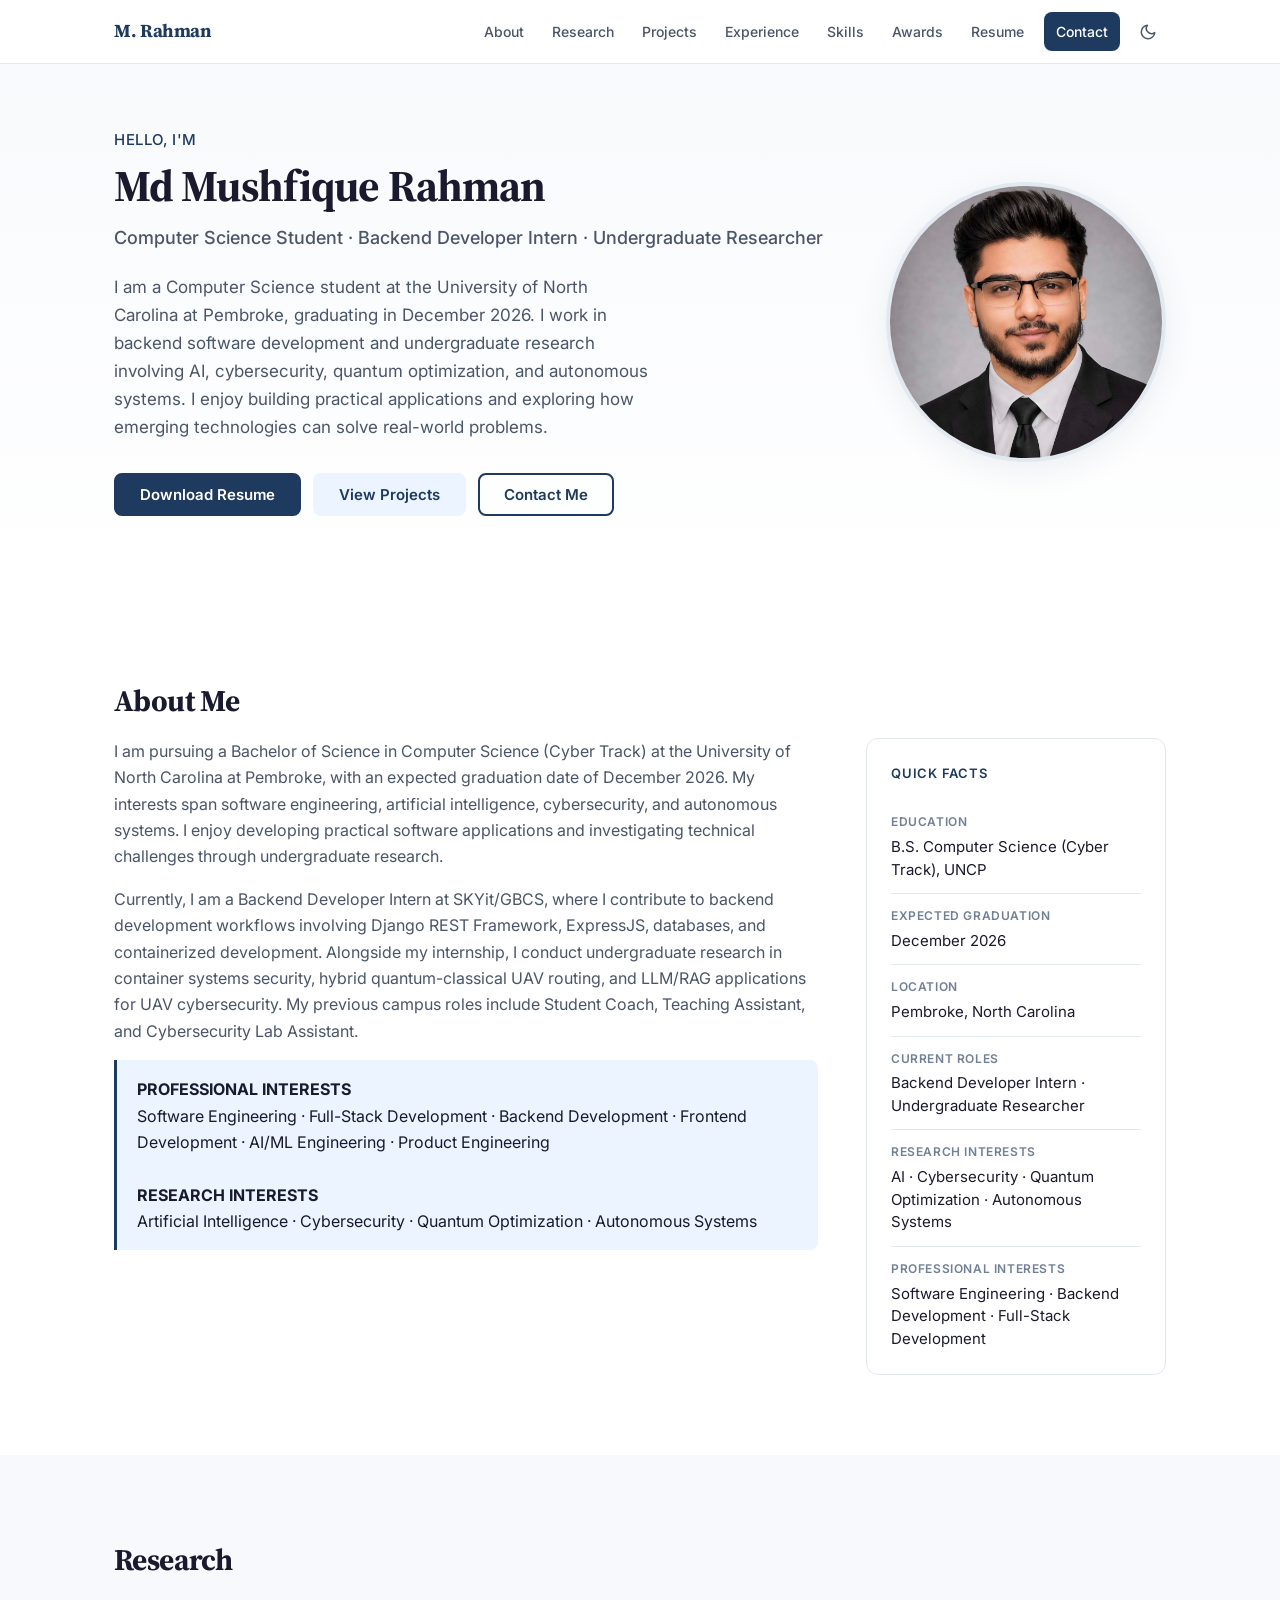
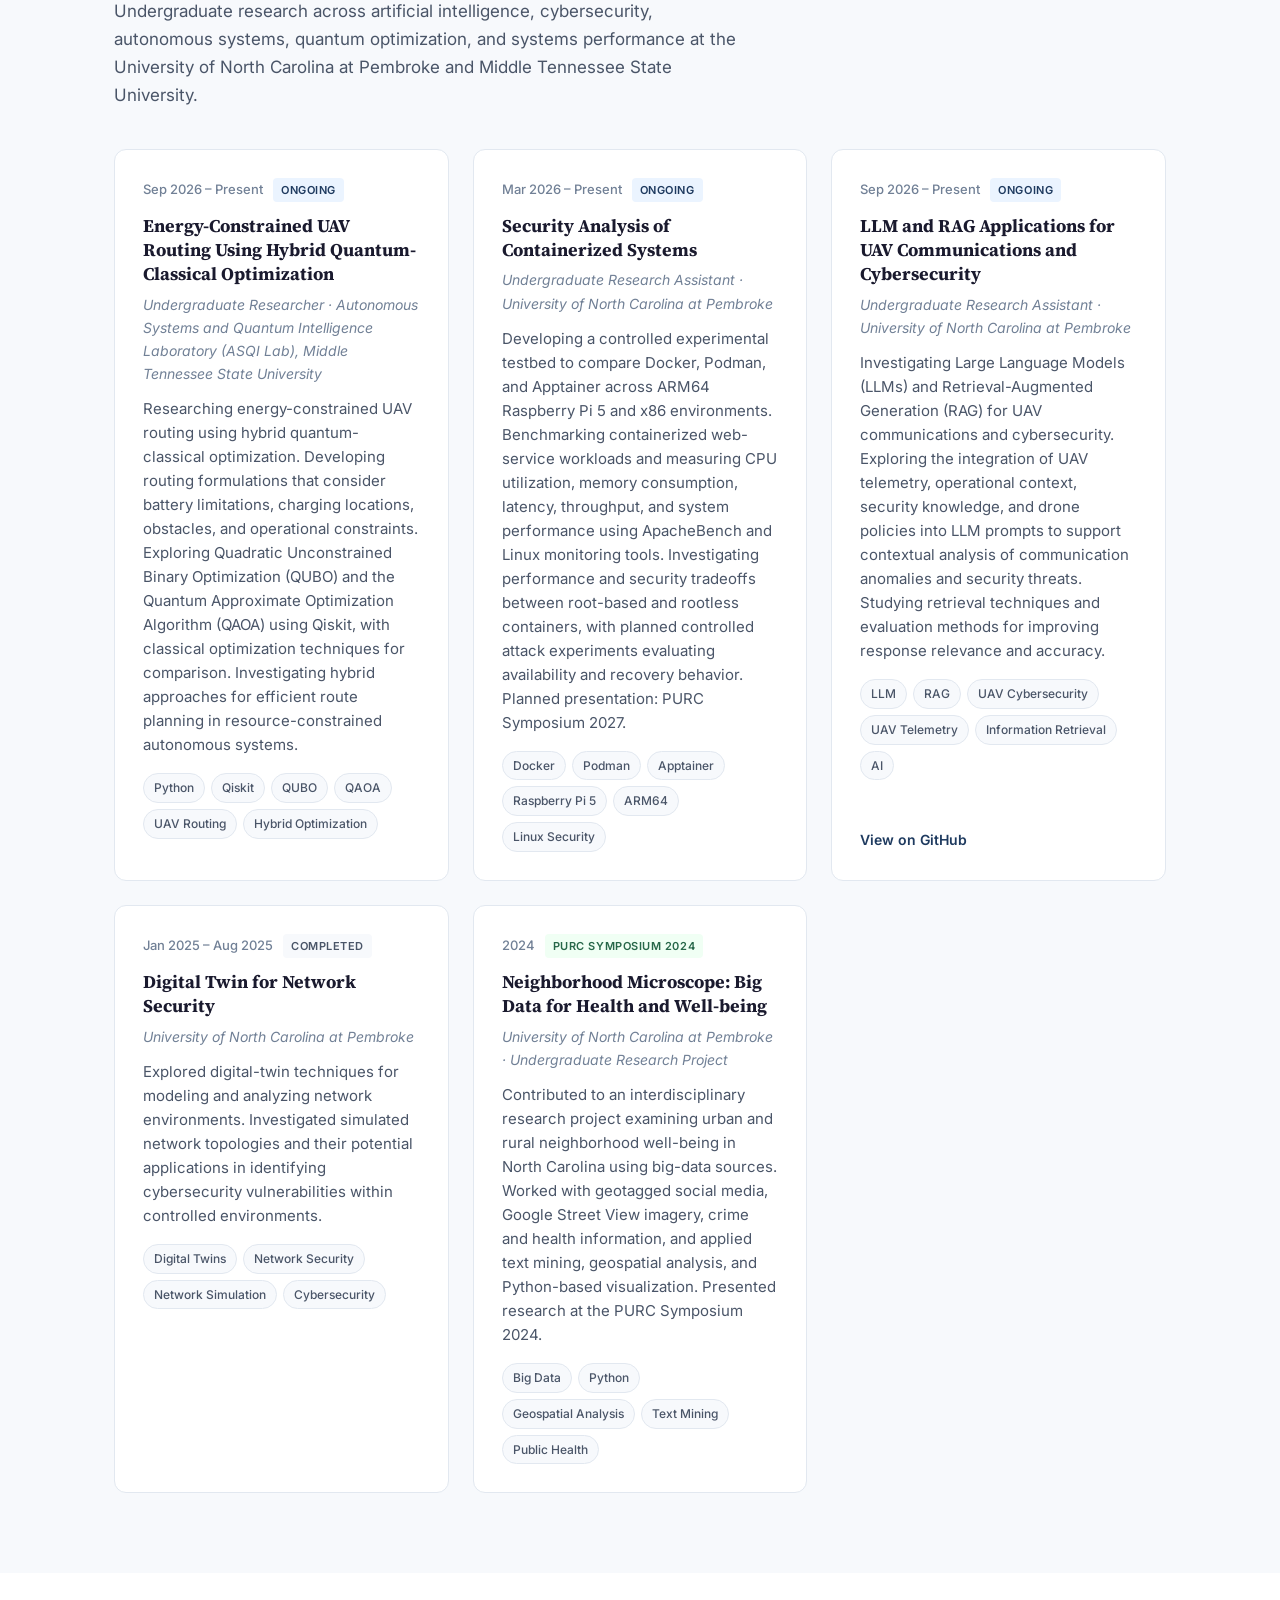
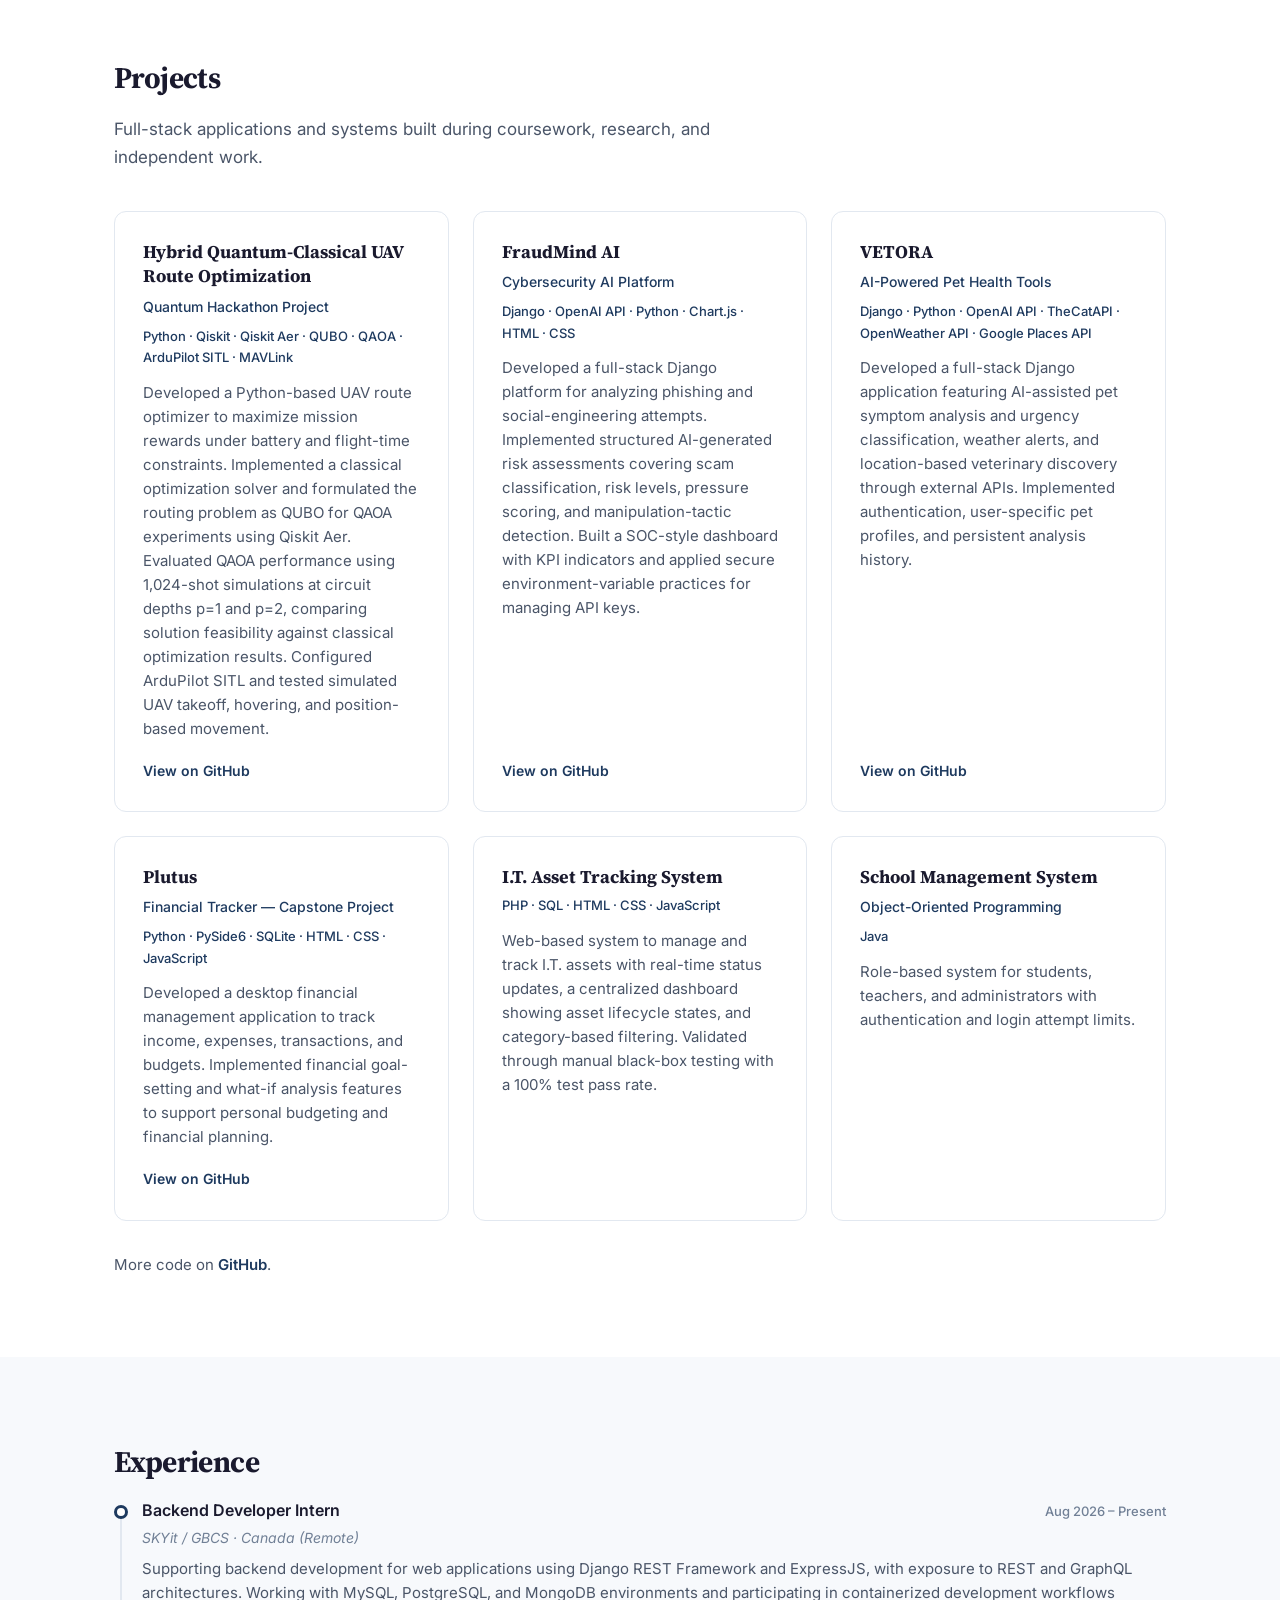
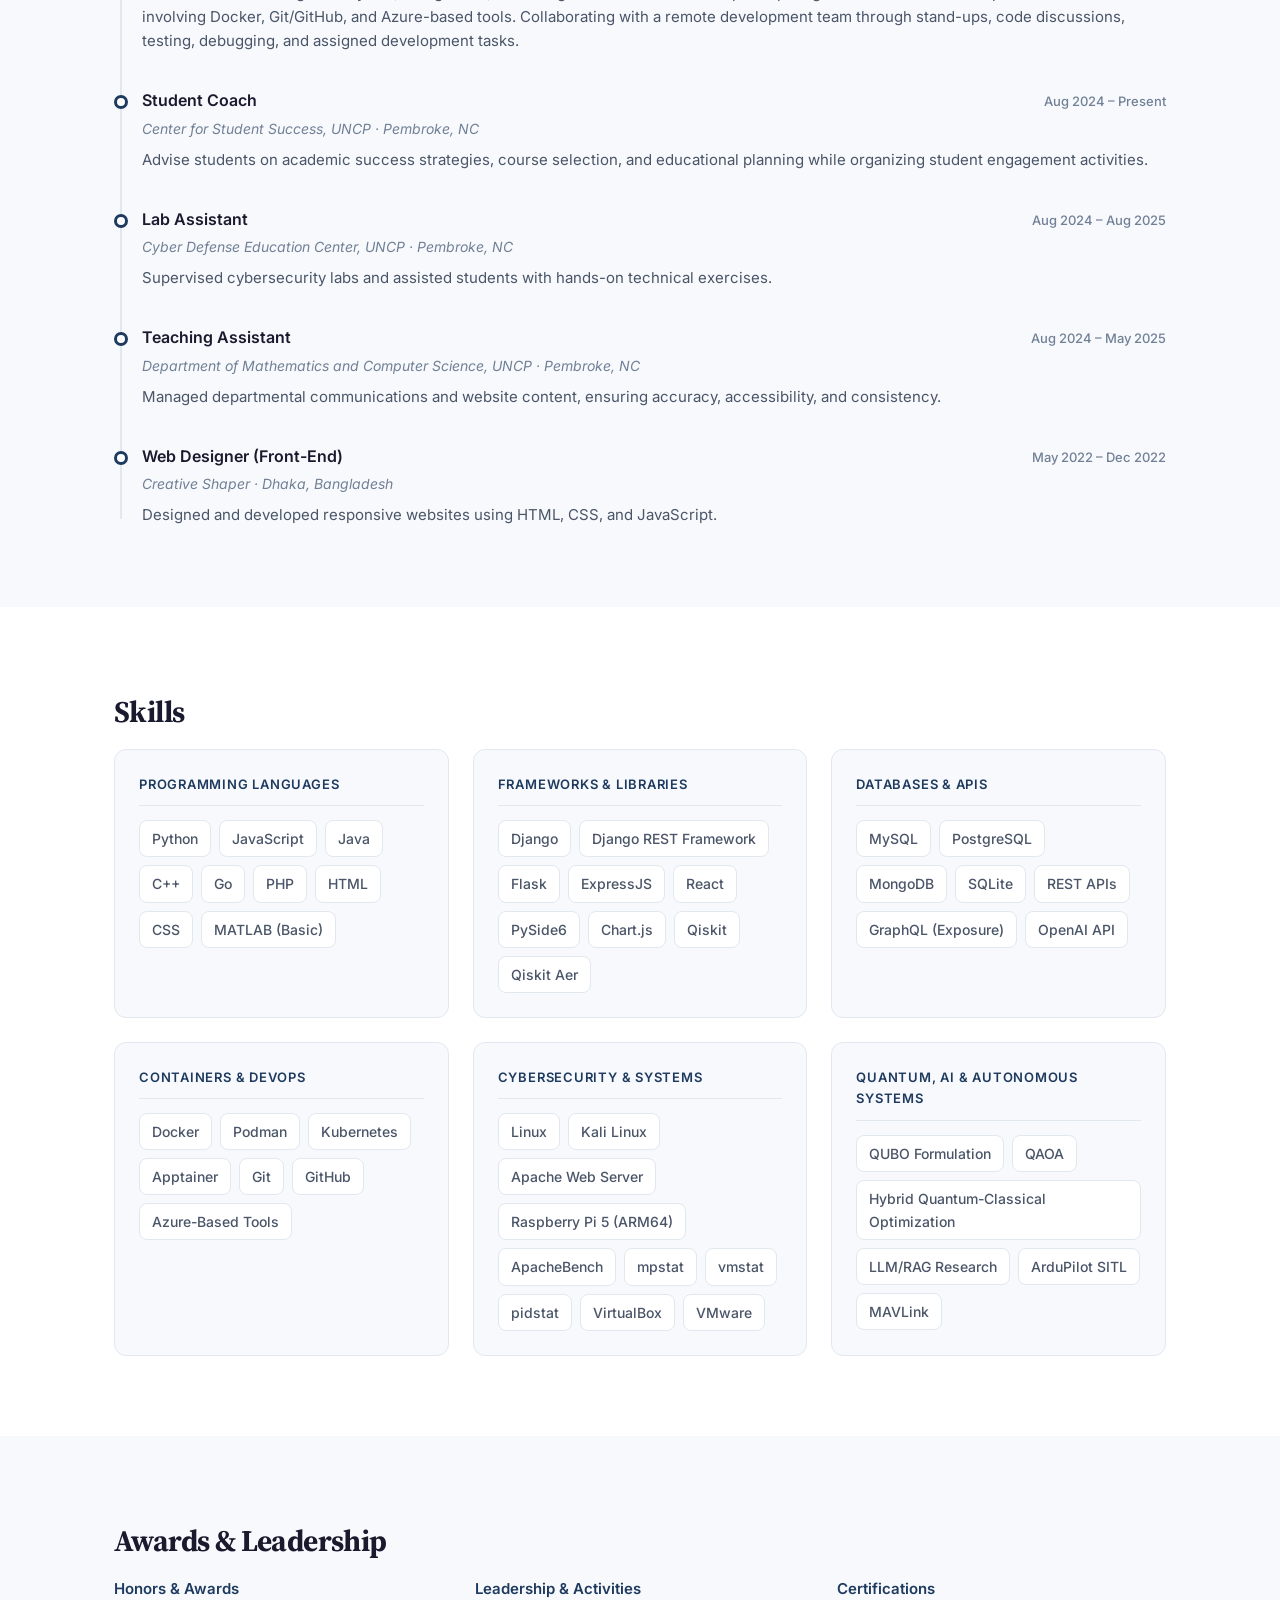
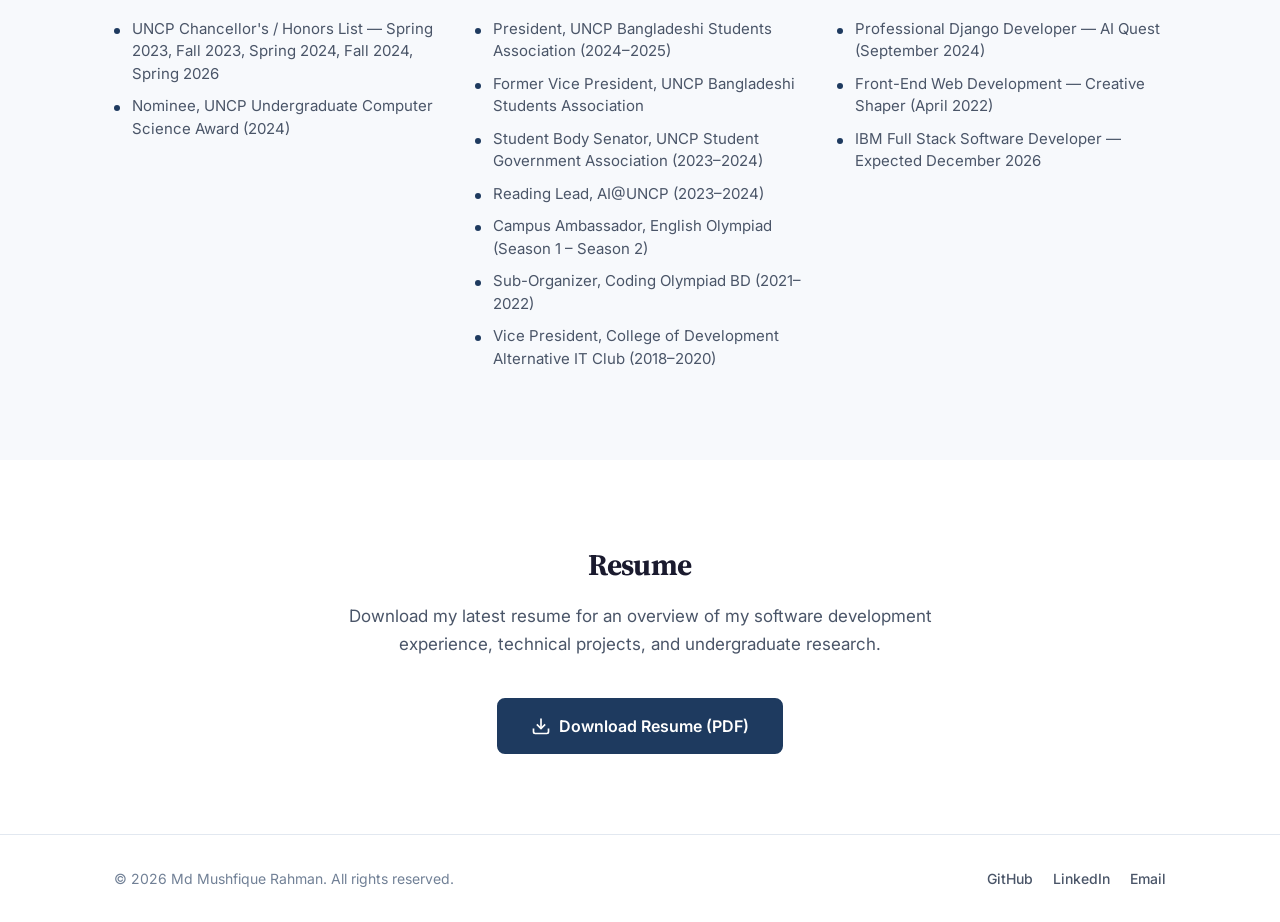
<file: index.html>
<!DOCTYPE html>
<html lang="en">
<head>
  <meta charset="UTF-8">
  <meta name="viewport" content="width=device-width, initial-scale=1.0">
  <meta name="theme-color" content="#ffffff">
  <script>
    (function () {
      var theme = 'light';
      try {
        var stored = localStorage.getItem('theme');
        if (stored === 'dark' || stored === 'light') theme = stored;
      } catch (e) {}
      if (theme === 'dark') {
        document.documentElement.setAttribute('data-theme', 'dark');
        var meta = document.querySelector('meta[name="theme-color"]');
        if (meta) meta.setAttribute('content', '#0e141d');
      }
    })();
  </script>
  <meta name="description" content="Portfolio of Md Mushfique Rahman, Computer Science student, Backend Developer Intern, and Undergraduate Researcher working in software engineering, AI, cybersecurity, quantum optimization, and autonomous systems.">
  <meta name="author" content="Md Mushfique Rahman">
  <meta name="keywords" content="Md Mushfique Rahman, Software Developer, Backend Developer, Django, Python, Computer Science, Cybersecurity, Artificial Intelligence, Quantum Computing, Qiskit, UAV Research, Undergraduate Researcher, UNCP, MTSU, Portfolio">
  <meta property="og:title" content="Md Mushfique Rahman | Portfolio">
  <meta property="og:description" content="Software development and undergraduate research in AI, cybersecurity, quantum optimization, and autonomous systems.">
  <meta property="og:type" content="website">
  <title>Md Mushfique Rahman | Software Developer &amp; Undergraduate Researcher</title>
  <link rel="icon" href="assets/favicon.svg" type="image/svg+xml">
  <link rel="preconnect" href="https://fonts.googleapis.com">
  <link rel="preconnect" href="https://fonts.gstatic.com" crossorigin>
  <link href="https://fonts.googleapis.com/css2?family=Inter:wght@400;500;600;700&family=Source+Serif+4:opsz,wght@8..60,600;8..60,700&display=swap" rel="stylesheet">
  <link rel="stylesheet" href="style.css">
</head>
<body>

  <!-- Navigation -->
  <header class="site-header" id="site-header">
    <nav class="nav container" aria-label="Main navigation">
      <a href="#home" class="nav-logo">M. Rahman</a>
      <div class="nav-end">
        <ul class="nav-menu" id="nav-menu">
          <li><a href="#about" class="nav-link">About</a></li>
          <li><a href="#research" class="nav-link">Research</a></li>
          <li><a href="#projects" class="nav-link">Projects</a></li>
          <li><a href="#experience" class="nav-link">Experience</a></li>
          <li><a href="#skills" class="nav-link">Skills</a></li>
          <li><a href="#awards" class="nav-link">Awards</a></li>
          <li><a href="#resume" class="nav-link">Resume</a></li>
          <li><a href="contact.html" class="nav-link nav-link--cta">Contact</a></li>
        </ul>
        <button class="theme-toggle" id="theme-toggle" type="button" aria-label="Switch to dark mode" aria-pressed="false">
          <svg class="theme-icon theme-icon--moon" width="18" height="18" viewBox="0 0 24 24" fill="none" stroke="currentColor" stroke-width="2" stroke-linecap="round" stroke-linejoin="round" aria-hidden="true">
            <path d="M21 12.79A9 9 0 1 1 11.21 3 7 7 0 0 0 21 12.79z"/>
          </svg>
          <svg class="theme-icon theme-icon--sun" width="18" height="18" viewBox="0 0 24 24" fill="none" stroke="currentColor" stroke-width="2" stroke-linecap="round" stroke-linejoin="round" aria-hidden="true">
            <circle cx="12" cy="12" r="4"/>
            <path d="M12 3v1.5M12 19.5V21M4.93 4.93l1.06 1.06M18.01 18.01l1.06 1.06M3 12h1.5M19.5 12H21M4.93 19.07l1.06-1.06M18.01 5.99l1.06-1.06"/>
          </svg>
        </button>
        <button class="nav-toggle" id="nav-toggle" aria-label="Toggle menu" aria-expanded="false" aria-controls="nav-menu">
          <span class="nav-toggle-bar"></span>
          <span class="nav-toggle-bar"></span>
          <span class="nav-toggle-bar"></span>
        </button>
      </div>
    </nav>
  </header>

  <main>

    <!-- Hero -->
    <section class="hero" id="home">
      <div class="container hero-inner">
        <div class="hero-content">
          <p class="hero-greeting">Hello, I'm</p>
          <h1 class="hero-name">Md Mushfique Rahman</h1>
          <p class="hero-title">Computer Science Student · Backend Developer Intern · Undergraduate Researcher</p>
          <p class="hero-intro">
            I am a Computer Science student at the University of North Carolina at Pembroke, graduating in December 2026. I work in backend software development and undergraduate research involving AI, cybersecurity, quantum optimization, and autonomous systems. I enjoy building practical applications and exploring how emerging technologies can solve real-world problems.
          </p>
          <div class="hero-actions">
            <a href="assets/Md_Mushfique_Rahman_Resume.pdf" class="btn btn-primary" download="Md_Mushfique_Rahman_Resume.pdf">Download Resume</a>
            <a href="#projects" class="btn btn-secondary">View Projects</a>
            <a href="contact.html" class="btn btn-outline">Contact Me</a>
          </div>
        </div>
        <div class="hero-image">
          <img src="assets/profile.png" alt="Md Mushfique Rahman — professional headshot" width="280" height="280" loading="eager">
        </div>
      </div>
    </section>

    <!-- About -->
    <section class="section" id="about">
      <div class="container">
        <h2 class="section-title">About Me</h2>
        <div class="about-grid">
          <div class="about-text">
            <p>
              I am pursuing a Bachelor of Science in Computer Science (Cyber Track) at the University of North Carolina at Pembroke, with an expected graduation date of December 2026. My interests span software engineering, artificial intelligence, cybersecurity, and autonomous systems. I enjoy developing practical software applications and investigating technical challenges through undergraduate research.
            </p>
            <p>
              Currently, I am a Backend Developer Intern at SKYit/GBCS, where I contribute to backend development workflows involving Django REST Framework, ExpressJS, databases, and containerized development. Alongside my internship, I conduct undergraduate research in container systems security, hybrid quantum-classical UAV routing, and LLM/RAG applications for UAV cybersecurity. My previous campus roles include Student Coach, Teaching Assistant, and Cybersecurity Lab Assistant.
            </p>
            <p class="about-interests">
              <strong>PROFESSIONAL INTERESTS</strong><br>
              Software Engineering · Full-Stack Development · Backend Development · Frontend Development · AI/ML Engineering · Product Engineering<br><br>
              <strong>RESEARCH INTERESTS</strong><br>
              Artificial Intelligence · Cybersecurity · Quantum Optimization · Autonomous Systems
            </p>
          </div>
          <aside class="about-facts">
            <h3 class="about-facts-title">Quick Facts</h3>
            <dl class="facts-list">
              <div class="facts-item">
                <dt>Education</dt>
                <dd>B.S. Computer Science (Cyber Track), UNCP</dd>
              </div>
              <div class="facts-item">
                <dt>Expected Graduation</dt>
                <dd>December 2026</dd>
              </div>
              <div class="facts-item">
                <dt>Location</dt>
                <dd>Pembroke, North Carolina</dd>
              </div>
              <div class="facts-item">
                <dt>Current Roles</dt>
                <dd>Backend Developer Intern · Undergraduate Researcher</dd>
              </div>
              <div class="facts-item">
                <dt>Research Interests</dt>
                <dd>AI · Cybersecurity · Quantum Optimization · Autonomous Systems</dd>
              </div>
              <div class="facts-item">
                <dt>Professional Interests</dt>
                <dd>Software Engineering · Backend Development · Full-Stack Development</dd>
              </div>
            </dl>
          </aside>
        </div>
      </div>
    </section>

    <!-- Research -->
    <section class="section section-alt" id="research">
      <div class="container">
        <h2 class="section-title">Research</h2>
        <p class="section-subtitle">Undergraduate research across artificial intelligence, cybersecurity, autonomous systems, quantum optimization, and systems performance at the University of North Carolina at Pembroke and Middle Tennessee State University.</p>
        <div class="card-grid">

          <article class="card research-card">
            <div class="card-meta">
              <span class="card-date">Sep 2026 – Present</span>
              <span class="card-tag">Ongoing</span>
            </div>
            <h3 class="card-title">Energy-Constrained UAV Routing Using Hybrid Quantum-Classical Optimization</h3>
            <p class="card-org">Undergraduate Researcher · Autonomous Systems and Quantum Intelligence Laboratory (ASQI Lab), Middle Tennessee State University</p>
            <p class="card-desc">
              Researching energy-constrained UAV routing using hybrid quantum-classical optimization. Developing routing formulations that consider battery limitations, charging locations, obstacles, and operational constraints. Exploring Quadratic Unconstrained Binary Optimization (QUBO) and the Quantum Approximate Optimization Algorithm (QAOA) using Qiskit, with classical optimization techniques for comparison. Investigating hybrid approaches for efficient route planning in resource-constrained autonomous systems.
            </p>
            <ul class="card-keywords">
              <li>Python</li>
              <li>Qiskit</li>
              <li>QUBO</li>
              <li>QAOA</li>
              <li>UAV Routing</li>
              <li>Hybrid Optimization</li>
            </ul>
          </article>

          <article class="card research-card">
            <div class="card-meta">
              <span class="card-date">Mar 2026 – Present</span>
              <span class="card-tag">Ongoing</span>
            </div>
            <h3 class="card-title">Security Analysis of Containerized Systems</h3>
            <p class="card-org">Undergraduate Research Assistant · University of North Carolina at Pembroke</p>
            <p class="card-desc">
              Developing a controlled experimental testbed to compare Docker, Podman, and Apptainer across ARM64 Raspberry Pi 5 and x86 environments. Benchmarking containerized web-service workloads and measuring CPU utilization, memory consumption, latency, throughput, and system performance using ApacheBench and Linux monitoring tools. Investigating performance and security tradeoffs between root-based and rootless containers, with planned controlled attack experiments evaluating availability and recovery behavior. Planned presentation: PURC Symposium 2027.
            </p>
            <ul class="card-keywords">
              <li>Docker</li>
              <li>Podman</li>
              <li>Apptainer</li>
              <li>Raspberry Pi 5</li>
              <li>ARM64</li>
              <li>Linux Security</li>
            </ul>
          </article>

          <article class="card research-card">
            <div class="card-meta">
              <span class="card-date">Sep 2026 – Present</span>
              <span class="card-tag">Ongoing</span>
            </div>
            <h3 class="card-title">LLM and RAG Applications for UAV Communications and Cybersecurity</h3>
            <p class="card-org">Undergraduate Research Assistant · University of North Carolina at Pembroke</p>
            <p class="card-desc">
              Investigating Large Language Models (LLMs) and Retrieval-Augmented Generation (RAG) for UAV communications and cybersecurity. Exploring the integration of UAV telemetry, operational context, security knowledge, and drone policies into LLM prompts to support contextual analysis of communication anomalies and security threats. Studying retrieval techniques and evaluation methods for improving response relevance and accuracy.
            </p>
            <ul class="card-keywords">
              <li>LLM</li>
              <li>RAG</li>
              <li>UAV Cybersecurity</li>
              <li>UAV Telemetry</li>
              <li>Information Retrieval</li>
              <li>AI</li>
            </ul>
            <p class="card-link-wrap">
              <a class="card-link" href="https://github.com/MdMushfiqueRahman/drone-telemetry-backend" target="_blank" rel="noopener noreferrer">View on GitHub</a>
            </p>
          </article>

          <article class="card research-card">
            <div class="card-meta">
              <span class="card-date">Jan 2025 – Aug 2025</span>
              <span class="card-tag card-tag--completed">Completed</span>
            </div>
            <h3 class="card-title">Digital Twin for Network Security</h3>
            <p class="card-org">University of North Carolina at Pembroke</p>
            <p class="card-desc">
              Explored digital-twin techniques for modeling and analyzing network environments. Investigated simulated network topologies and their potential applications in identifying cybersecurity vulnerabilities within controlled environments.
            </p>
            <ul class="card-keywords">
              <li>Digital Twins</li>
              <li>Network Security</li>
              <li>Network Simulation</li>
              <li>Cybersecurity</li>
            </ul>
          </article>

          <article class="card research-card">
            <div class="card-meta">
              <span class="card-date">2024</span>
              <span class="card-tag card-tag--presented">PURC Symposium 2024</span>
            </div>
            <h3 class="card-title">Neighborhood Microscope: Big Data for Health and Well-being</h3>
            <p class="card-org">University of North Carolina at Pembroke · Undergraduate Research Project</p>
            <p class="card-desc">
              Contributed to an interdisciplinary research project examining urban and rural neighborhood well-being in North Carolina using big-data sources. Worked with geotagged social media, Google Street View imagery, crime and health information, and applied text mining, geospatial analysis, and Python-based visualization. Presented research at the PURC Symposium 2024.
            </p>
            <ul class="card-keywords">
              <li>Big Data</li>
              <li>Python</li>
              <li>Geospatial Analysis</li>
              <li>Text Mining</li>
              <li>Public Health</li>
            </ul>
          </article>

        </div>
      </div>
    </section>

    <!-- Projects -->
    <section class="section" id="projects">
      <div class="container">
        <h2 class="section-title">Projects</h2>
        <p class="section-subtitle">Full-stack applications and systems built during coursework, research, and independent work.</p>
        <div class="card-grid">

          <article class="card project-card">
            <h3 class="card-title">Hybrid Quantum-Classical UAV Route Optimization</h3>
            <p class="card-subtitle">Quantum Hackathon Project</p>
            <p class="card-stack">Python · Qiskit · Qiskit Aer · QUBO · QAOA · ArduPilot SITL · MAVLink</p>
            <p class="card-desc">
              Developed a Python-based UAV route optimizer to maximize mission rewards under battery and flight-time constraints. Implemented a classical optimization solver and formulated the routing problem as QUBO for QAOA experiments using Qiskit Aer. Evaluated QAOA performance using 1,024-shot simulations at circuit depths p=1 and p=2, comparing solution feasibility against classical optimization results. Configured ArduPilot SITL and tested simulated UAV takeoff, hovering, and position-based movement.
            </p>
            <p class="card-link-wrap">
              <a class="card-link" href="https://github.com/MdMushfiqueRahman/quantum-drone-routing" target="_blank" rel="noopener noreferrer">View on GitHub</a>
            </p>
          </article>

          <article class="card project-card">
            <h3 class="card-title">FraudMind AI</h3>
            <p class="card-subtitle">Cybersecurity AI Platform</p>
            <p class="card-stack">Django · OpenAI API · Python · Chart.js · HTML · CSS</p>
            <p class="card-desc">
              Developed a full-stack Django platform for analyzing phishing and social-engineering attempts. Implemented structured AI-generated risk assessments covering scam classification, risk levels, pressure scoring, and manipulation-tactic detection. Built a SOC-style dashboard with KPI indicators and applied secure environment-variable practices for managing API keys.
            </p>
            <p class="card-link-wrap">
              <a class="card-link" href="https://github.com/MdMushfiqueRahman/fraudmind-ai-" target="_blank" rel="noopener noreferrer">View on GitHub</a>
            </p>
          </article>

          <article class="card project-card">
            <h3 class="card-title">VETORA</h3>
            <p class="card-subtitle">AI-Powered Pet Health Tools</p>
            <p class="card-stack">Django · Python · OpenAI API · TheCatAPI · OpenWeather API · Google Places API</p>
            <p class="card-desc">
              Developed a full-stack Django application featuring AI-assisted pet symptom analysis and urgency classification, weather alerts, and location-based veterinary discovery through external APIs. Implemented authentication, user-specific pet profiles, and persistent analysis history.
            </p>
            <p class="card-link-wrap">
              <a class="card-link" href="https://github.com/MdMushfiqueRahman/Vetora" target="_blank" rel="noopener noreferrer">View on GitHub</a>
            </p>
          </article>

          <article class="card project-card">
            <h3 class="card-title">Plutus</h3>
            <p class="card-subtitle">Financial Tracker — Capstone Project</p>
            <p class="card-stack">Python · PySide6 · SQLite · HTML · CSS · JavaScript</p>
            <p class="card-desc">
              Developed a desktop financial management application to track income, expenses, transactions, and budgets. Implemented financial goal-setting and what-if analysis features to support personal budgeting and financial planning.
            </p>
            <p class="card-link-wrap">
              <a class="card-link" href="https://github.com/Col-Umbo/Plutus" target="_blank" rel="noopener noreferrer">View on GitHub</a>
            </p>
          </article>

          <article class="card project-card">
            <h3 class="card-title">I.T. Asset Tracking System</h3>
            <p class="card-stack">PHP · SQL · HTML · CSS · JavaScript</p>
            <p class="card-desc">
              Web-based system to manage and track I.T. assets with real-time status updates, a centralized dashboard showing asset lifecycle states, and category-based filtering. Validated through manual black-box testing with a 100% test pass rate.
            </p>
          </article>

          <article class="card project-card">
            <h3 class="card-title">School Management System</h3>
            <p class="card-subtitle">Object-Oriented Programming</p>
            <p class="card-stack">Java</p>
            <p class="card-desc">
              Role-based system for students, teachers, and administrators with authentication and login attempt limits.
            </p>
          </article>

        </div>
        <p class="projects-github">
          More code on
          <a href="https://github.com/MdMushfiqueRahman" target="_blank" rel="noopener noreferrer">GitHub</a>.
        </p>
      </div>
    </section>

    <!-- Experience -->
    <section class="section section-alt" id="experience">
      <div class="container">
        <h2 class="section-title">Experience</h2>
        <div class="timeline">

          <article class="timeline-item">
            <div class="timeline-marker"></div>
            <div class="timeline-content">
              <div class="timeline-header">
                <h3 class="timeline-title">Backend Developer Intern</h3>
                <time class="timeline-date" datetime="2026-08">Aug 2026 – Present</time>
              </div>
              <p class="timeline-org">SKYit / GBCS · Canada (Remote)</p>
              <p class="timeline-desc">Supporting backend development for web applications using Django REST Framework and ExpressJS, with exposure to REST and GraphQL architectures. Working with MySQL, PostgreSQL, and MongoDB environments and participating in containerized development workflows involving Docker, Git/GitHub, and Azure-based tools. Collaborating with a remote development team through stand-ups, code discussions, testing, debugging, and assigned development tasks.</p>
            </div>
          </article>

          <article class="timeline-item">
            <div class="timeline-marker"></div>
            <div class="timeline-content">
              <div class="timeline-header">
                <h3 class="timeline-title">Student Coach</h3>
                <time class="timeline-date" datetime="2024-08">Aug 2024 – Present</time>
              </div>
              <p class="timeline-org">Center for Student Success, UNCP · Pembroke, NC</p>
              <p class="timeline-desc">Advise students on academic success strategies, course selection, and educational planning while organizing student engagement activities.</p>
            </div>
          </article>

          <article class="timeline-item">
            <div class="timeline-marker"></div>
            <div class="timeline-content">
              <div class="timeline-header">
                <h3 class="timeline-title">Lab Assistant</h3>
                <time class="timeline-date" datetime="2024-08/2025-08">Aug 2024 – Aug 2025</time>
              </div>
              <p class="timeline-org">Cyber Defense Education Center, UNCP · Pembroke, NC</p>
              <p class="timeline-desc">Supervised cybersecurity labs and assisted students with hands-on technical exercises.</p>
            </div>
          </article>

          <article class="timeline-item">
            <div class="timeline-marker"></div>
            <div class="timeline-content">
              <div class="timeline-header">
                <h3 class="timeline-title">Teaching Assistant</h3>
                <time class="timeline-date" datetime="2024-08/2025-05">Aug 2024 – May 2025</time>
              </div>
              <p class="timeline-org">Department of Mathematics and Computer Science, UNCP · Pembroke, NC</p>
              <p class="timeline-desc">Managed departmental communications and website content, ensuring accuracy, accessibility, and consistency.</p>
            </div>
          </article>

          <article class="timeline-item">
            <div class="timeline-marker"></div>
            <div class="timeline-content">
              <div class="timeline-header">
                <h3 class="timeline-title">Web Designer (Front-End)</h3>
                <time class="timeline-date" datetime="2022-05/2022-12">May 2022 – Dec 2022</time>
              </div>
              <p class="timeline-org">Creative Shaper · Dhaka, Bangladesh</p>
              <p class="timeline-desc">Designed and developed responsive websites using HTML, CSS, and JavaScript.</p>
            </div>
          </article>

        </div>
      </div>
    </section>

    <!-- Skills -->
    <section class="section" id="skills">
      <div class="container">
        <h2 class="section-title">Skills</h2>
        <div class="skills-grid">

          <div class="skill-group">
            <h3 class="skill-group-title">Programming Languages</h3>
            <ul class="skill-list">
              <li>Python</li>
              <li>JavaScript</li>
              <li>Java</li>
              <li>C++</li>
              <li>Go</li>
              <li>PHP</li>
              <li>HTML</li>
              <li>CSS</li>
              <li>MATLAB (Basic)</li>
            </ul>
          </div>

          <div class="skill-group">
            <h3 class="skill-group-title">Frameworks &amp; Libraries</h3>
            <ul class="skill-list">
              <li>Django</li>
              <li>Django REST Framework</li>
              <li>Flask</li>
              <li>ExpressJS</li>
              <li>React</li>
              <li>PySide6</li>
              <li>Chart.js</li>
              <li>Qiskit</li>
              <li>Qiskit Aer</li>
            </ul>
          </div>

          <div class="skill-group">
            <h3 class="skill-group-title">Databases &amp; APIs</h3>
            <ul class="skill-list">
              <li>MySQL</li>
              <li>PostgreSQL</li>
              <li>MongoDB</li>
              <li>SQLite</li>
              <li>REST APIs</li>
              <li>GraphQL (Exposure)</li>
              <li>OpenAI API</li>
            </ul>
          </div>

          <div class="skill-group">
            <h3 class="skill-group-title">Containers &amp; DevOps</h3>
            <ul class="skill-list">
              <li>Docker</li>
              <li>Podman</li>
              <li>Kubernetes</li>
              <li>Apptainer</li>
              <li>Git</li>
              <li>GitHub</li>
              <li>Azure-Based Tools</li>
            </ul>
          </div>

          <div class="skill-group">
            <h3 class="skill-group-title">Cybersecurity &amp; Systems</h3>
            <ul class="skill-list">
              <li>Linux</li>
              <li>Kali Linux</li>
              <li>Apache Web Server</li>
              <li>Raspberry Pi 5 (ARM64)</li>
              <li>ApacheBench</li>
              <li>mpstat</li>
              <li>vmstat</li>
              <li>pidstat</li>
              <li>VirtualBox</li>
              <li>VMware</li>
            </ul>
          </div>

          <div class="skill-group">
            <h3 class="skill-group-title">Quantum, AI &amp; Autonomous Systems</h3>
            <ul class="skill-list">
              <li>QUBO Formulation</li>
              <li>QAOA</li>
              <li>Hybrid Quantum-Classical Optimization</li>
              <li>LLM/RAG Research</li>
              <li>ArduPilot SITL</li>
              <li>MAVLink</li>
            </ul>
          </div>

        </div>
      </div>
    </section>

    <!-- Awards & Leadership -->
    <section class="section section-alt" id="awards">
      <div class="container">
        <h2 class="section-title">Awards &amp; Leadership</h2>
        <div class="awards-grid">

          <div class="awards-col">
            <h3 class="awards-heading">Honors &amp; Awards</h3>
            <ul class="awards-list">
              <li>UNCP Chancellor's / Honors List — Spring 2023, Fall 2023, Spring 2024, Fall 2024, Spring 2026</li>
              <li>Nominee, UNCP Undergraduate Computer Science Award (2024)</li>
            </ul>
          </div>

          <div class="awards-col">
            <h3 class="awards-heading">Leadership &amp; Activities</h3>
            <ul class="awards-list">
              <li>President, UNCP Bangladeshi Students Association (2024–2025)</li>
              <li>Former Vice President, UNCP Bangladeshi Students Association</li>
              <li>Student Body Senator, UNCP Student Government Association (2023–2024)</li>
              <li>Reading Lead, AI@UNCP (2023–2024)</li>
              <li>Campus Ambassador, English Olympiad (Season 1 – Season 2)</li>
              <li>Sub-Organizer, Coding Olympiad BD (2021–2022)</li>
              <li>Vice President, College of Development Alternative IT Club (2018–2020)</li>
            </ul>
          </div>

          <div class="awards-col">
            <h3 class="awards-heading">Certifications</h3>
            <ul class="awards-list">
              <li>Professional Django Developer — AI Quest (September 2024)</li>
              <li>Front-End Web Development — Creative Shaper (April 2022)</li>
              <li>IBM Full Stack Software Developer — Expected December 2026</li>
            </ul>
          </div>

        </div>
      </div>
    </section>

    <!-- Resume -->
    <section class="section cv-section" id="resume">
      <div class="container cv-inner">
        <h2 class="section-title">Resume</h2>
        <p class="section-subtitle">Download my latest resume for an overview of my software development experience, technical projects, and undergraduate research.</p>
        <a href="assets/Md_Mushfique_Rahman_Resume.pdf" class="btn btn-primary btn-lg" download="Md_Mushfique_Rahman_Resume.pdf">
          <svg class="btn-icon" width="20" height="20" viewBox="0 0 24 24" fill="none" stroke="currentColor" stroke-width="2" aria-hidden="true"><path d="M21 15v4a2 2 0 0 1-2 2H5a2 2 0 0 1-2-2v-4"/><polyline points="7 10 12 15 17 10"/><line x1="12" y1="15" x2="12" y2="3"/></svg>
          Download Resume (PDF)
        </a>
      </div>
    </section>

  </main>

  <footer class="site-footer">
    <div class="container footer-inner">
      <p>&copy; <span id="year"></span> Md Mushfique Rahman. All rights reserved.</p>
      <nav aria-label="Footer navigation">
        <a href="https://github.com/MdMushfiqueRahman" target="_blank" rel="noopener noreferrer">GitHub</a>
        <a href="https://linkedin.com/in/md-mushfique-rahman" target="_blank" rel="noopener noreferrer">LinkedIn</a>
        <a href="mailto:mushrahmanofficial@gmail.com">Email</a>
      </nav>
    </div>
  </footer>

  <script src="script.js"></script>
</body>
</html>
</file>
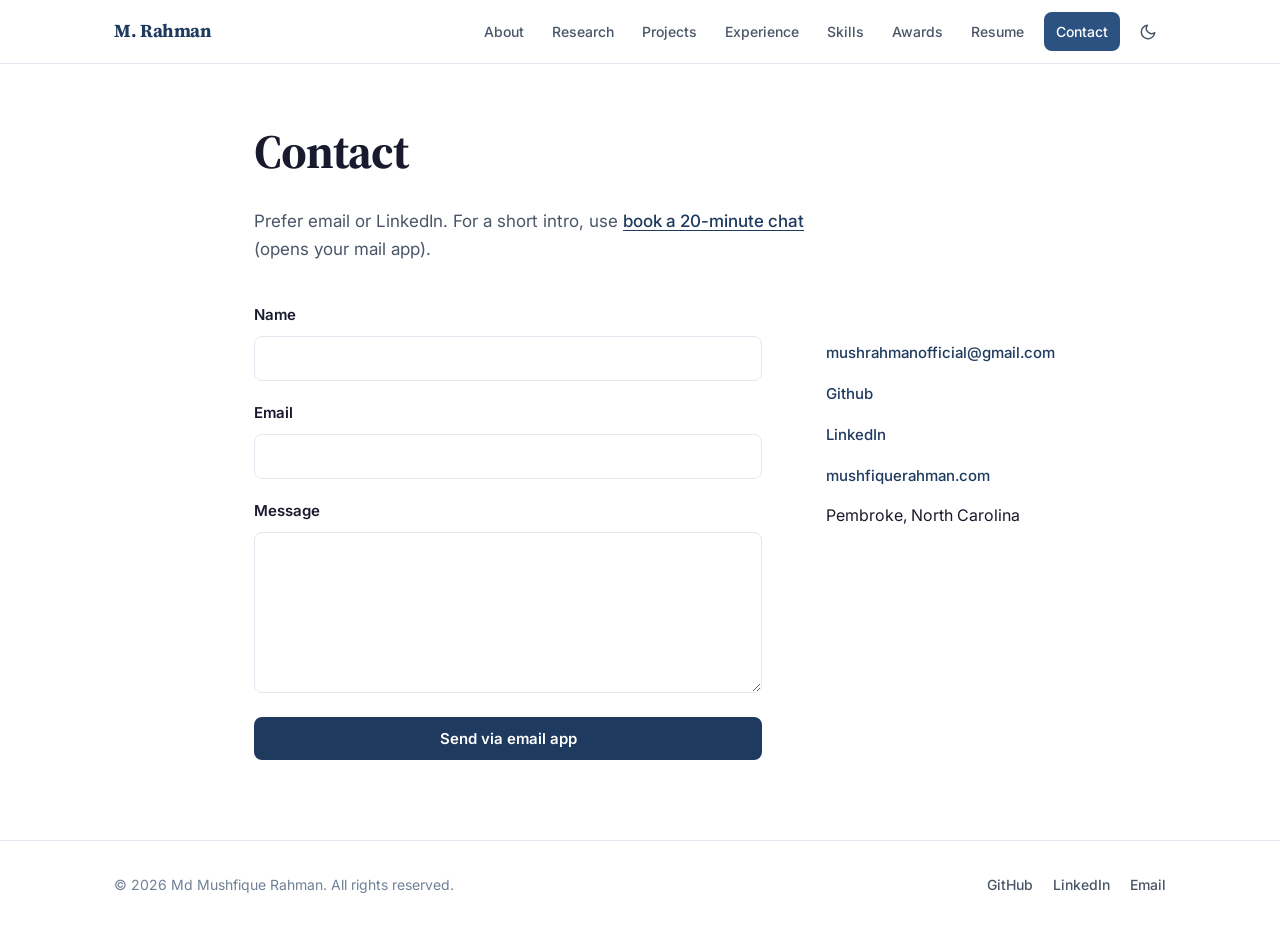
<file: contact.html>
<!DOCTYPE html>
<html lang="en">
<head>
  <meta charset="UTF-8">
  <meta name="viewport" content="width=device-width, initial-scale=1.0">
  <meta name="theme-color" content="#ffffff">
  <script>
    (function () {
      var theme = 'light';
      try {
        var stored = localStorage.getItem('theme');
        if (stored === 'dark' || stored === 'light') theme = stored;
      } catch (e) {}
      if (theme === 'dark') {
        document.documentElement.setAttribute('data-theme', 'dark');
        var meta = document.querySelector('meta[name="theme-color"]');
        if (meta) meta.setAttribute('content', '#0e141d');
      }
    })();
  </script>
  <meta name="description" content="Contact Md Mushfique Rahman — email, LinkedIn, GitHub, and website. Open to software engineering roles, research collaborations, and internships.">
  <meta name="author" content="Md Mushfique Rahman">
  <meta name="keywords" content="Md Mushfique Rahman, Software Developer, Backend Developer, Django, Python, Computer Science, Cybersecurity, Artificial Intelligence, Quantum Computing, Qiskit, UAV Research, Undergraduate Researcher, UNCP, MTSU, Portfolio">
  <title>Contact | Md Mushfique Rahman</title>
  <link rel="icon" href="assets/favicon.svg" type="image/svg+xml">
  <link rel="preconnect" href="https://fonts.googleapis.com">
  <link rel="preconnect" href="https://fonts.gstatic.com" crossorigin>
  <link href="https://fonts.googleapis.com/css2?family=Inter:wght@400;500;600;700&family=Source+Serif+4:opsz,wght@8..60,600;8..60,700&display=swap" rel="stylesheet">
  <link rel="stylesheet" href="style.css">
</head>
<body>

  <header class="site-header" id="site-header">
    <nav class="nav container" aria-label="Main navigation">
      <a href="index.html" class="nav-logo">M. Rahman</a>
      <div class="nav-end">
        <ul class="nav-menu" id="nav-menu">
          <li><a href="index.html#about" class="nav-link">About</a></li>
          <li><a href="index.html#research" class="nav-link">Research</a></li>
          <li><a href="index.html#projects" class="nav-link">Projects</a></li>
          <li><a href="index.html#experience" class="nav-link">Experience</a></li>
          <li><a href="index.html#skills" class="nav-link">Skills</a></li>
          <li><a href="index.html#awards" class="nav-link">Awards</a></li>
          <li><a href="index.html#resume" class="nav-link">Resume</a></li>
          <li><a href="contact.html" class="nav-link nav-link--cta active">Contact</a></li>
        </ul>
        <button class="theme-toggle" id="theme-toggle" type="button" aria-label="Switch to dark mode" aria-pressed="false">
          <svg class="theme-icon theme-icon--moon" width="18" height="18" viewBox="0 0 24 24" fill="none" stroke="currentColor" stroke-width="2" stroke-linecap="round" stroke-linejoin="round" aria-hidden="true">
            <path d="M21 12.79A9 9 0 1 1 11.21 3 7 7 0 0 0 21 12.79z"/>
          </svg>
          <svg class="theme-icon theme-icon--sun" width="18" height="18" viewBox="0 0 24 24" fill="none" stroke="currentColor" stroke-width="2" stroke-linecap="round" stroke-linejoin="round" aria-hidden="true">
            <circle cx="12" cy="12" r="4"/>
            <path d="M12 3v1.5M12 19.5V21M4.93 4.93l1.06 1.06M18.01 18.01l1.06 1.06M3 12h1.5M19.5 12H21M4.93 19.07l1.06-1.06M18.01 5.99l1.06-1.06"/>
          </svg>
        </button>
        <button class="nav-toggle" id="nav-toggle" aria-label="Toggle menu" aria-expanded="false" aria-controls="nav-menu">
          <span class="nav-toggle-bar"></span>
          <span class="nav-toggle-bar"></span>
          <span class="nav-toggle-bar"></span>
        </button>
      </div>
    </nav>
  </header>

  <main class="contact-main">
    <div class="container contact-container">
      <h1 class="contact-page-title">Contact</h1>
      <p class="contact-page-intro">
        Prefer email or LinkedIn. For a short intro, use
        <a href="mailto:mushrahmanofficial@gmail.com?subject=20-minute%20chat%20request&amp;body=Hi%20Mushfique%2C%0A%0AI%27d%20like%20to%20schedule%20a%20brief%2020-minute%20chat.%0A%0ABest%2C%0A" class="contact-inline-link">book a 20-minute chat</a>
        (opens your mail app).
      </p>

      <div class="contact-layout">
        <form class="contact-form" id="contact-form" data-email="mushrahmanofficial@gmail.com" novalidate>
          <div class="form-group">
            <label for="contact-name" class="form-label">Name</label>
            <input type="text" id="contact-name" name="name" class="form-input" autocomplete="name" required>
          </div>
          <div class="form-group">
            <label for="contact-email" class="form-label">Email</label>
            <input type="email" id="contact-email" name="email" class="form-input" autocomplete="email" required>
          </div>
          <div class="form-group">
            <label for="contact-message" class="form-label">Message</label>
            <textarea id="contact-message" name="message" class="form-textarea" rows="6" required></textarea>
          </div>
          <button type="submit" class="btn btn-primary btn-full">Send via email app</button>
        </form>

        <aside class="contact-links" aria-label="Direct contact links">
          <ul class="contact-links-list">
            <li>
              <a href="mailto:mushrahmanofficial@gmail.com">mushrahmanofficial@gmail.com</a>
            </li>
            <li>
              <a href="https://github.com/MdMushfiqueRahman" target="_blank" rel="noopener noreferrer">Github</a>
            </li>
            <li>
              <a href="https://linkedin.com/in/md-mushfique-rahman" target="_blank" rel="noopener noreferrer">LinkedIn</a>
            </li>
            <li>
              <a href="https://mushfiquerahman.com/" target="_blank" rel="noopener noreferrer">mushfiquerahman.com</a>
            </li>
            <li>Pembroke, North Carolina</li>
          </ul>
        </aside>
      </div>
    </div>
  </main>

  <footer class="site-footer">
    <div class="container footer-inner">
      <p>&copy; <span id="year"></span> Md Mushfique Rahman. All rights reserved.</p>
      <nav aria-label="Footer navigation">
        <a href="https://github.com/MdMushfiqueRahman" target="_blank" rel="noopener noreferrer">GitHub</a>
        <a href="https://linkedin.com/in/md-mushfique-rahman" target="_blank" rel="noopener noreferrer">LinkedIn</a>
        <a href="mailto:mushrahmanofficial@gmail.com">Email</a>
      </nav>
    </div>
  </footer>

  <script src="script.js"></script>
</body>
</html>
</file>
<file: style.css>
/* ============================================
   Md Mushfique Rahman — Academic Portfolio
   ============================================ */

:root {
  color-scheme: light;
  --color-bg: #ffffff;
  --color-bg-alt: #f7f9fc;
  --color-surface: #ffffff;
  --color-text: #1a1a2e;
  --color-text-muted: #4a5568;
  --color-text-light: #718096;
  --color-accent: #1e3a5f;
  --color-accent-hover: #2c5282;
  --color-accent-light: #ebf4ff;
  --color-border: #e2e8f0;
  --color-border-strong: #cbd5e0;
  --color-card-shadow: rgba(30, 58, 95, 0.08);
  --color-header: rgba(255, 255, 255, 0.95);
  --color-menu: rgba(255, 255, 255, 0.98);
  --color-on-accent: #ffffff;
  --color-btn-secondary-hover: #dbeafe;
  --color-tag-success-bg: #f0fff4;
  --color-tag-success-text: #276749;
  --color-focus-ring: rgba(30, 58, 95, 0.12);

  --font-sans: 'Inter', system-ui, -apple-system, sans-serif;
  --font-serif: 'Source Serif 4', Georgia, serif;

  --header-height: 64px;
  --container-max: 1100px;
  --radius: 8px;
  --radius-lg: 12px;
  --transition: 0.2s ease;
}

/* Ink-navy dark theme. Same structure as light mode, tuned for contrast. */
[data-theme="dark"] {
  color-scheme: dark;
  --color-bg: #0e141d;
  --color-bg-alt: #151d2a;
  --color-surface: #1c2736;
  --color-text: #e7eef6;
  --color-text-muted: #b3c0d1;
  --color-text-light: #8b9bb0;
  --color-accent: #a9c8ee;
  --color-accent-hover: #d3e4f8;
  --color-accent-light: rgba(169, 200, 238, 0.14);
  --color-border: #31445b;
  --color-border-strong: #56708c;
  --color-card-shadow: rgba(0, 0, 0, 0.38);
  --color-header: rgba(14, 20, 29, 0.96);
  --color-menu: #0e141d;
  --color-on-accent: #0e141d;
  --color-btn-secondary-hover: rgba(169, 200, 238, 0.24);
  --color-tag-success-bg: rgba(125, 196, 160, 0.16);
  --color-tag-success-text: #8fd4b0;
  --color-focus-ring: rgba(169, 200, 238, 0.28);
}

*, *::before, *::after {
  box-sizing: border-box;
  margin: 0;
  padding: 0;
}

html {
  scroll-behavior: smooth;
  scroll-padding-top: calc(var(--header-height) + 16px);
  background: var(--color-bg);
}

body {
  font-family: var(--font-sans);
  font-size: 16px;
  line-height: 1.65;
  color: var(--color-text);
  background: var(--color-bg);
  -webkit-font-smoothing: antialiased;
}

img {
  max-width: 100%;
  height: auto;
  display: block;
}

a {
  color: var(--color-accent);
  text-decoration: none;
  transition: color var(--transition);
}

a:hover {
  color: var(--color-accent-hover);
}

ul {
  list-style: none;
}

.container {
  width: 100%;
  max-width: var(--container-max);
  margin: 0 auto;
  padding: 0 24px;
}

/* ---- Header / Nav ---- */

.site-header {
  position: fixed;
  top: 0;
  left: 0;
  right: 0;
  z-index: 1000;
  height: var(--header-height);
  background: var(--color-header);
  backdrop-filter: blur(8px);
  border-bottom: 1px solid var(--color-border);
  transition: box-shadow var(--transition);
}

.site-header.scrolled {
  box-shadow: 0 2px 12px var(--color-card-shadow);
}

.nav {
  display: flex;
  align-items: center;
  justify-content: space-between;
  height: 100%;
}

.nav-logo {
  font-family: var(--font-serif);
  font-weight: 700;
  font-size: 1.15rem;
  color: var(--color-accent);
  letter-spacing: -0.02em;
}

.nav-logo:hover {
  color: var(--color-accent-hover);
}

.nav-menu {
  display: flex;
  align-items: center;
  gap: 4px;
}

.nav-link {
  display: block;
  padding: 8px 12px;
  font-size: 0.875rem;
  font-weight: 500;
  color: var(--color-text-muted);
  border-radius: var(--radius);
  transition: color var(--transition), background var(--transition);
}

.nav-link:hover,
.nav-link.active {
  color: var(--color-accent);
  background: var(--color-accent-light);
}

.nav-link--cta {
  color: var(--color-on-accent);
  background: var(--color-accent);
  margin-left: 4px;
}

.nav-link--cta:hover,
.nav-link--cta.active {
  color: var(--color-on-accent);
  background: var(--color-accent-hover);
}

.nav-end {
  display: flex;
  align-items: center;
  gap: 4px;
}

.theme-toggle {
  display: inline-grid;
  place-items: center;
  width: 36px;
  height: 36px;
  margin-left: 6px;
  padding: 0;
  flex-shrink: 0;
  color: var(--color-text-muted);
  background: transparent;
  border: 1px solid transparent;
  border-radius: var(--radius);
  cursor: pointer;
  transition: color var(--transition), background var(--transition), border-color var(--transition);
}

.theme-toggle:hover {
  color: var(--color-accent);
  background: var(--color-accent-light);
}

.theme-icon {
  grid-area: 1 / 1;
  transition: opacity 0.2s ease, transform 0.2s ease;
}

.theme-icon--sun {
  opacity: 0;
  transform: rotate(-25deg) scale(0.7);
}

[data-theme="dark"] .theme-icon--moon {
  opacity: 0;
  transform: rotate(20deg) scale(0.7);
}

[data-theme="dark"] .theme-icon--sun {
  opacity: 1;
  transform: none;
}

.nav-toggle {
  display: none;
  flex-direction: column;
  justify-content: center;
  gap: 5px;
  width: 40px;
  height: 40px;
  padding: 8px;
  background: none;
  border: none;
  cursor: pointer;
  border-radius: var(--radius);
}

.nav-toggle-bar {
  display: block;
  width: 100%;
  height: 2px;
  background: var(--color-accent);
  border-radius: 2px;
  transition: transform var(--transition), opacity var(--transition);
}

.nav-toggle[aria-expanded="true"] .nav-toggle-bar:nth-child(1) {
  transform: translateY(7px) rotate(45deg);
}

.nav-toggle[aria-expanded="true"] .nav-toggle-bar:nth-child(2) {
  opacity: 0;
}

.nav-toggle[aria-expanded="true"] .nav-toggle-bar:nth-child(3) {
  transform: translateY(-7px) rotate(-45deg);
}

/* ---- Buttons ---- */

.btn {
  display: inline-flex;
  align-items: center;
  justify-content: center;
  gap: 8px;
  padding: 12px 24px;
  font-family: var(--font-sans);
  font-size: 0.9375rem;
  font-weight: 600;
  line-height: 1;
  border-radius: var(--radius);
  border: 2px solid transparent;
  cursor: pointer;
  transition: background var(--transition), color var(--transition), border-color var(--transition);
  text-decoration: none;
}

.btn-primary {
  background: var(--color-accent);
  color: var(--color-on-accent);
  border-color: var(--color-accent);
}

.btn-primary:hover {
  background: var(--color-accent-hover);
  border-color: var(--color-accent-hover);
  color: var(--color-on-accent);
}

.btn-secondary {
  background: var(--color-accent-light);
  color: var(--color-accent);
  border-color: var(--color-accent-light);
}

.btn-secondary:hover {
  background: var(--color-btn-secondary-hover);
  color: var(--color-accent-hover);
}

.btn-outline {
  background: transparent;
  color: var(--color-accent);
  border-color: var(--color-accent);
}

.btn-outline:hover {
  background: var(--color-accent);
  color: var(--color-on-accent);
}

.btn-lg {
  padding: 16px 32px;
  font-size: 1rem;
}

.btn-icon {
  flex-shrink: 0;
}

/* ---- Hero ---- */

.hero {
  padding: calc(var(--header-height) + 64px) 0 80px;
  background: linear-gradient(180deg, var(--color-bg-alt) 0%, var(--color-bg) 100%);
}

.hero-inner {
  display: grid;
  grid-template-columns: 1fr auto;
  gap: 48px;
  align-items: center;
}

.hero-greeting {
  font-size: 0.9375rem;
  font-weight: 500;
  color: var(--color-accent);
  letter-spacing: 0.04em;
  text-transform: uppercase;
  margin-bottom: 8px;
}

.hero-name {
  font-family: var(--font-serif);
  font-size: clamp(2rem, 5vw, 2.75rem);
  font-weight: 700;
  line-height: 1.15;
  color: var(--color-text);
  letter-spacing: -0.02em;
  margin-bottom: 12px;
}

.hero-title {
  font-size: 1.125rem;
  font-weight: 500;
  color: var(--color-text-muted);
  margin-bottom: 20px;
}

.hero-intro {
  font-size: 1.0625rem;
  color: var(--color-text-muted);
  max-width: 540px;
  margin-bottom: 32px;
}

.hero-actions {
  display: flex;
  flex-wrap: wrap;
  gap: 12px;
}

.hero-image img {
  width: 280px;
  height: 280px;
  border-radius: 50%;
  object-fit: cover;
  border: 4px solid var(--color-border);
  box-shadow: 0 8px 32px var(--color-card-shadow);
}

/* ---- Sections ---- */

.section {
  padding: 80px 0;
}

.section-alt {
  background: var(--color-bg-alt);
}

.section-title {
  font-family: var(--font-serif);
  font-size: clamp(1.5rem, 3vw, 1.875rem);
  font-weight: 700;
  color: var(--color-text);
  margin-bottom: 12px;
  letter-spacing: -0.02em;
}

.section-subtitle {
  font-size: 1.0625rem;
  color: var(--color-text-muted);
  max-width: 640px;
  margin-bottom: 40px;
}

/* ---- About ---- */

.about-grid {
  display: grid;
  grid-template-columns: 1fr 300px;
  gap: 48px;
  align-items: start;
}

.about-text p {
  color: var(--color-text-muted);
  margin-bottom: 16px;
}

.about-text p:last-child {
  margin-bottom: 0;
}

.about-interests {
  padding: 16px 20px;
  background: var(--color-accent-light);
  border-left: 3px solid var(--color-accent);
  border-radius: 0 var(--radius) var(--radius) 0;
  margin-top: 8px !important;
  color: var(--color-text) !important;
}

.about-facts {
  background: var(--color-surface);
  border: 1px solid var(--color-border);
  border-radius: var(--radius-lg);
  padding: 24px;
}

.section-alt + .section .about-facts,
.section + .section-alt .about-facts {
  background: var(--color-surface);
}

.about-facts-title {
  font-size: 0.8125rem;
  font-weight: 600;
  text-transform: uppercase;
  letter-spacing: 0.06em;
  color: var(--color-accent);
  margin-bottom: 16px;
}

.facts-item {
  padding: 12px 0;
  border-bottom: 1px solid var(--color-border);
}

.facts-item:last-child {
  border-bottom: none;
  padding-bottom: 0;
}

.facts-item dt {
  font-size: 0.75rem;
  font-weight: 600;
  text-transform: uppercase;
  letter-spacing: 0.05em;
  color: var(--color-text-light);
  margin-bottom: 4px;
}

.facts-item dd {
  font-size: 0.9375rem;
  color: var(--color-text);
  line-height: 1.5;
}

/* ---- Cards ---- */

.card-grid {
  display: grid;
  grid-template-columns: repeat(auto-fill, minmax(min(100%, 300px), 1fr));
  gap: 24px;
}

.card {
  background: var(--color-surface);
  border: 1px solid var(--color-border);
  border-radius: var(--radius-lg);
  padding: 28px;
  transition: box-shadow var(--transition), border-color var(--transition);
}

.project-card,
.research-card {
  display: flex;
  flex-direction: column;
}

.section-alt .card {
  background: var(--color-surface);
}

.card:hover {
  box-shadow: 0 8px 24px var(--color-card-shadow);
  border-color: var(--color-border-strong);
}

.card-meta {
  display: flex;
  align-items: center;
  gap: 10px;
  margin-bottom: 12px;
}

.card-date {
  font-size: 0.8125rem;
  font-weight: 500;
  color: var(--color-text-light);
}

.card-tag {
  font-size: 0.6875rem;
  font-weight: 600;
  text-transform: uppercase;
  letter-spacing: 0.05em;
  padding: 3px 8px;
  border-radius: 4px;
  background: var(--color-accent-light);
  color: var(--color-accent);
}

.card-tag--presented {
  background: var(--color-tag-success-bg);
  color: var(--color-tag-success-text);
}

.card-tag--completed {
  background: var(--color-bg-alt);
  color: var(--color-text-muted);
}

.card-link-wrap {
  margin-top: auto;
  padding-top: 16px;
}

.card-link {
  display: inline-flex;
  font-size: 0.875rem;
  font-weight: 600;
  color: var(--color-accent);
}

.card-link:hover {
  color: var(--color-accent-hover);
}

.card-title {
  font-family: var(--font-serif);
  font-size: 1.125rem;
  font-weight: 700;
  line-height: 1.35;
  color: var(--color-text);
  margin-bottom: 6px;
}

.card-subtitle {
  font-size: 0.875rem;
  font-weight: 500;
  color: var(--color-accent);
  margin-bottom: 8px;
}

.card-org {
  font-size: 0.875rem;
  font-style: italic;
  color: var(--color-text-light);
  margin-bottom: 12px;
}

.card-stack {
  font-size: 0.8125rem;
  font-weight: 500;
  color: var(--color-accent);
  margin-bottom: 12px;
}

.card-desc {
  font-size: 0.9375rem;
  color: var(--color-text-muted);
  line-height: 1.6;
}

.card-keywords {
  display: flex;
  flex-wrap: wrap;
  gap: 6px;
  margin-top: 16px;
}

.card-keywords li {
  font-size: 0.75rem;
  font-weight: 500;
  padding: 4px 10px;
  background: var(--color-bg-alt);
  border: 1px solid var(--color-border);
  border-radius: 20px;
  color: var(--color-text-muted);
}

.projects-github {
  margin-top: 32px;
  font-size: 0.9375rem;
  color: var(--color-text-muted);
}

.projects-github a {
  font-weight: 600;
}

/* ---- Timeline ---- */

.timeline {
  position: relative;
  padding-left: 28px;
}

.timeline::before {
  content: '';
  position: absolute;
  left: 6px;
  top: 8px;
  bottom: 8px;
  width: 2px;
  background: var(--color-border);
}

.timeline-item {
  position: relative;
  padding-bottom: 36px;
}

.timeline-item:last-child {
  padding-bottom: 0;
}

.timeline-marker {
  position: absolute;
  left: -28px;
  top: 6px;
  width: 14px;
  height: 14px;
  border-radius: 50%;
  background: var(--color-bg);
  border: 3px solid var(--color-accent);
}

.timeline-header {
  display: flex;
  flex-wrap: wrap;
  justify-content: space-between;
  align-items: baseline;
  gap: 8px 16px;
  margin-bottom: 4px;
}

.timeline-title {
  font-size: 1rem;
  font-weight: 600;
  color: var(--color-text);
  line-height: 1.4;
  flex: 1;
  min-width: 200px;
}

.timeline-date {
  font-size: 0.8125rem;
  font-weight: 500;
  color: var(--color-text-light);
  white-space: nowrap;
}

.timeline-org {
  font-size: 0.875rem;
  font-style: italic;
  color: var(--color-text-light);
  margin-bottom: 8px;
}

.timeline-desc {
  font-size: 0.9375rem;
  color: var(--color-text-muted);
  line-height: 1.6;
}

/* ---- Skills ---- */

.skills-grid {
  display: grid;
  grid-template-columns: repeat(auto-fill, minmax(min(100%, 280px), 1fr));
  gap: 24px;
}

.skill-group {
  background: var(--color-bg-alt);
  border: 1px solid var(--color-border);
  border-radius: var(--radius-lg);
  padding: 24px;
}

.section-alt + .section .skill-group {
  background: var(--color-bg-alt);
}

.skill-group-title {
  font-size: 0.8125rem;
  font-weight: 600;
  text-transform: uppercase;
  letter-spacing: 0.06em;
  color: var(--color-accent);
  margin-bottom: 14px;
  padding-bottom: 10px;
  border-bottom: 1px solid var(--color-border);
}

.skill-list {
  display: flex;
  flex-wrap: wrap;
  gap: 8px;
}

.skill-list li {
  font-size: 0.875rem;
  font-weight: 500;
  padding: 6px 12px;
  background: var(--color-surface);
  border: 1px solid var(--color-border);
  border-radius: var(--radius);
  color: var(--color-text-muted);
}

/* ---- Awards ---- */

.awards-grid {
  display: grid;
  grid-template-columns: repeat(auto-fill, minmax(min(100%, 280px), 1fr));
  gap: 32px;
}

.awards-heading {
  font-size: 0.9375rem;
  font-weight: 600;
  color: var(--color-accent);
  margin-bottom: 16px;
}

.awards-list li {
  position: relative;
  padding-left: 18px;
  margin-bottom: 10px;
  font-size: 0.9375rem;
  color: var(--color-text-muted);
  line-height: 1.5;
}

.awards-list li::before {
  content: '';
  position: absolute;
  left: 0;
  top: 10px;
  width: 6px;
  height: 6px;
  border-radius: 50%;
  background: var(--color-accent);
}

/* ---- CV Section ---- */

.cv-section {
  text-align: center;
}

.cv-inner .section-subtitle {
  margin-left: auto;
  margin-right: auto;
}

/* ---- Contact ---- */

.contact-grid {
  display: grid;
  grid-template-columns: repeat(auto-fill, minmax(240px, 1fr));
  gap: 16px;
}

.contact-card {
  display: flex;
  flex-direction: column;
  gap: 6px;
  padding: 20px 24px;
  background: var(--color-surface);
  border: 1px solid var(--color-border);
  border-radius: var(--radius-lg);
  transition: box-shadow var(--transition), border-color var(--transition);
  text-decoration: none;
}

.contact-card:hover {
  box-shadow: 0 4px 16px var(--color-card-shadow);
  border-color: var(--color-accent);
}

.contact-card--static {
  cursor: default;
}

.contact-card--static:hover {
  box-shadow: none;
  border-color: var(--color-border);
}

.contact-label {
  font-size: 0.75rem;
  font-weight: 600;
  text-transform: uppercase;
  letter-spacing: 0.06em;
  color: var(--color-text-light);
}

.contact-value {
  font-size: 0.9375rem;
  font-weight: 500;
  color: var(--color-accent);
  word-break: break-word;
}

.contact-card--static .contact-value {
  color: var(--color-text);
}

/* ---- Contact Page ---- */

.contact-main {
  padding: calc(var(--header-height) + 48px) 0 80px;
  min-height: calc(100vh - var(--header-height) - 80px);
}

.contact-container {
  max-width: 820px;
}

.contact-page-title {
  font-family: var(--font-serif);
  font-size: clamp(2.25rem, 5vw, 3rem);
  font-weight: 700;
  color: var(--color-text);
  letter-spacing: -0.02em;
  margin-bottom: 16px;
}

.contact-page-intro {
  font-size: 1.0625rem;
  color: var(--color-text-muted);
  line-height: 1.65;
  margin-bottom: 40px;
  max-width: 560px;
}

.contact-inline-link {
  color: var(--color-accent);
  font-weight: 500;
  text-decoration: underline;
  text-underline-offset: 3px;
}

.contact-inline-link:hover {
  color: var(--color-accent-hover);
}

.contact-layout {
  display: grid;
  grid-template-columns: 1fr 200px;
  gap: 48px 64px;
  align-items: start;
}

.contact-form {
  display: flex;
  flex-direction: column;
  gap: 20px;
}

.form-group {
  display: flex;
  flex-direction: column;
  gap: 8px;
}

.form-label {
  font-size: 0.9375rem;
  font-weight: 600;
  color: var(--color-text);
}

.form-input,
.form-textarea {
  width: 100%;
  padding: 12px 14px;
  font-family: var(--font-sans);
  font-size: 0.9375rem;
  color: var(--color-text);
  background: var(--color-surface);
  border: 1px solid var(--color-border);
  border-radius: var(--radius);
  transition: border-color var(--transition), box-shadow var(--transition);
}

.form-input:focus,
.form-textarea:focus {
  outline: none;
  border-color: var(--color-accent);
  box-shadow: 0 0 0 3px var(--color-focus-ring);
}

[data-theme="dark"] .form-input:-webkit-autofill,
[data-theme="dark"] .form-input:-webkit-autofill:hover,
[data-theme="dark"] .form-input:-webkit-autofill:focus,
[data-theme="dark"] .form-textarea:-webkit-autofill,
[data-theme="dark"] .form-textarea:-webkit-autofill:hover,
[data-theme="dark"] .form-textarea:-webkit-autofill:focus {
  -webkit-text-fill-color: var(--color-text);
  caret-color: var(--color-text);
  box-shadow: 0 0 0 1000px var(--color-surface) inset;
  transition: background-color 9999s ease-out;
}

.form-textarea {
  resize: vertical;
  min-height: 140px;
  line-height: 1.5;
}

.btn-full {
  width: 100%;
  margin-top: 4px;
}

.contact-links {
  padding-top: 36px;
}

.contact-links-list {
  display: flex;
  flex-direction: column;
  gap: 14px;
}

.contact-links-list a {
  font-size: 0.9375rem;
  font-weight: 500;
  color: var(--color-accent);
  text-decoration: none;
}

.contact-links-list a:hover {
  color: var(--color-accent-hover);
  text-decoration: underline;
  text-underline-offset: 3px;
}

@media (max-width: 768px) {
  .contact-layout {
    grid-template-columns: 1fr;
    gap: 32px;
  }

  .contact-links {
    padding-top: 0;
    border-top: 1px solid var(--color-border);
    padding-top: 24px;
  }

  .contact-links-list {
    flex-direction: row;
    flex-wrap: wrap;
    gap: 16px 24px;
  }
}

/* ---- Footer ---- */

.site-footer {
  padding: 32px 0;
  border-top: 1px solid var(--color-border);
  background: var(--color-bg);
}

.footer-inner {
  display: flex;
  flex-wrap: wrap;
  justify-content: space-between;
  align-items: center;
  gap: 16px;
}

.footer-inner p {
  font-size: 0.875rem;
  color: var(--color-text-light);
}

.footer-inner nav {
  display: flex;
  gap: 20px;
}

.footer-inner nav a {
  font-size: 0.875rem;
  font-weight: 500;
  color: var(--color-text-muted);
}

.footer-inner nav a:hover {
  color: var(--color-accent);
}

/* ---- Responsive ---- */

@media (max-width: 900px) {
  .hero-inner {
    grid-template-columns: 1fr;
    text-align: center;
  }

  .hero-intro {
    margin-left: auto;
    margin-right: auto;
  }

  .hero-actions {
    justify-content: center;
  }

  .hero-image {
    order: -1;
  }

  .hero-image img {
    width: 200px;
    height: 200px;
    margin: 0 auto;
  }

  .about-grid {
    grid-template-columns: 1fr;
  }
}

@media (max-width: 1024px) {
  .theme-toggle {
    margin-left: 0;
  }

  .nav-toggle {
    display: flex;
  }

  .nav-menu {
    position: fixed;
    top: var(--header-height);
    left: 0;
    right: 0;
    flex-direction: column;
    align-items: stretch;
    gap: 0;
    padding: 12px 16px 20px;
    background: var(--color-menu);
    backdrop-filter: blur(8px);
    border-bottom: 1px solid var(--color-border);
    box-shadow: 0 8px 24px var(--color-card-shadow);
    transform: translateY(-110%);
    opacity: 0;
    visibility: hidden;
    transition: transform 0.25s ease, opacity 0.25s ease, visibility 0.25s;
  }

  .nav-menu.open {
    transform: translateY(0);
    opacity: 1;
    visibility: visible;
  }

  .nav-link {
    padding: 12px 16px;
    font-size: 1rem;
  }

  .nav-link--cta {
    margin-left: 0;
    margin-top: 4px;
    text-align: center;
  }
}

@media (max-width: 768px) {
  .section {
    padding: 60px 0;
  }

  .hero {
    padding-top: calc(var(--header-height) + 40px);
    padding-bottom: 60px;
  }

  .contact-main {
    padding-top: calc(var(--header-height) + 32px);
    padding-bottom: 60px;
  }

  .timeline-header {
    flex-direction: column;
    align-items: flex-start;
  }

  .timeline-date {
    white-space: normal;
  }

  .card-grid {
    grid-template-columns: 1fr;
  }

  .footer-inner {
    flex-direction: column;
    text-align: center;
  }

  .footer-inner nav {
    justify-content: center;
  }
}

@media (max-width: 480px) {
  .container {
    padding: 0 16px;
  }

  .hero-actions {
    flex-direction: column;
    width: 100%;
  }

  .hero-actions .btn {
    width: 100%;
  }

  .btn-lg {
    width: 100%;
  }
}

/* ---- Theme transition ---- */

html.theme-transition,
html.theme-transition *,
html.theme-transition *::before,
html.theme-transition *::after {
  transition-property: background-color, color, border-color, box-shadow, fill, stroke, outline-color !important;
  transition-duration: 0.28s !important;
  transition-timing-function: ease !important;
}

[data-theme="dark"] .timeline-marker {
  background: var(--color-bg-alt);
}

[data-theme="dark"] .hero-image img {
  border-color: #3d536c;
  box-shadow: 0 10px 32px rgba(0, 0, 0, 0.45);
}

[data-theme="dark"] ::selection {
  background: rgba(169, 200, 238, 0.32);
  color: var(--color-text);
}

/* ---- Accessibility ---- */

@media (prefers-reduced-motion: reduce) {
  html {
    scroll-behavior: auto;
  }

  *, *::before, *::after {
    transition-duration: 0.01ms !important;
  }

  html.theme-transition,
  html.theme-transition *,
  html.theme-transition *::before,
  html.theme-transition *::after {
    transition-duration: 0.01ms !important;
  }
}

:focus-visible {
  outline: 2px solid var(--color-accent);
  outline-offset: 2px;
}

.nav-toggle:focus-visible,
.btn:focus-visible {
  outline-offset: 3px;
}
</file>
